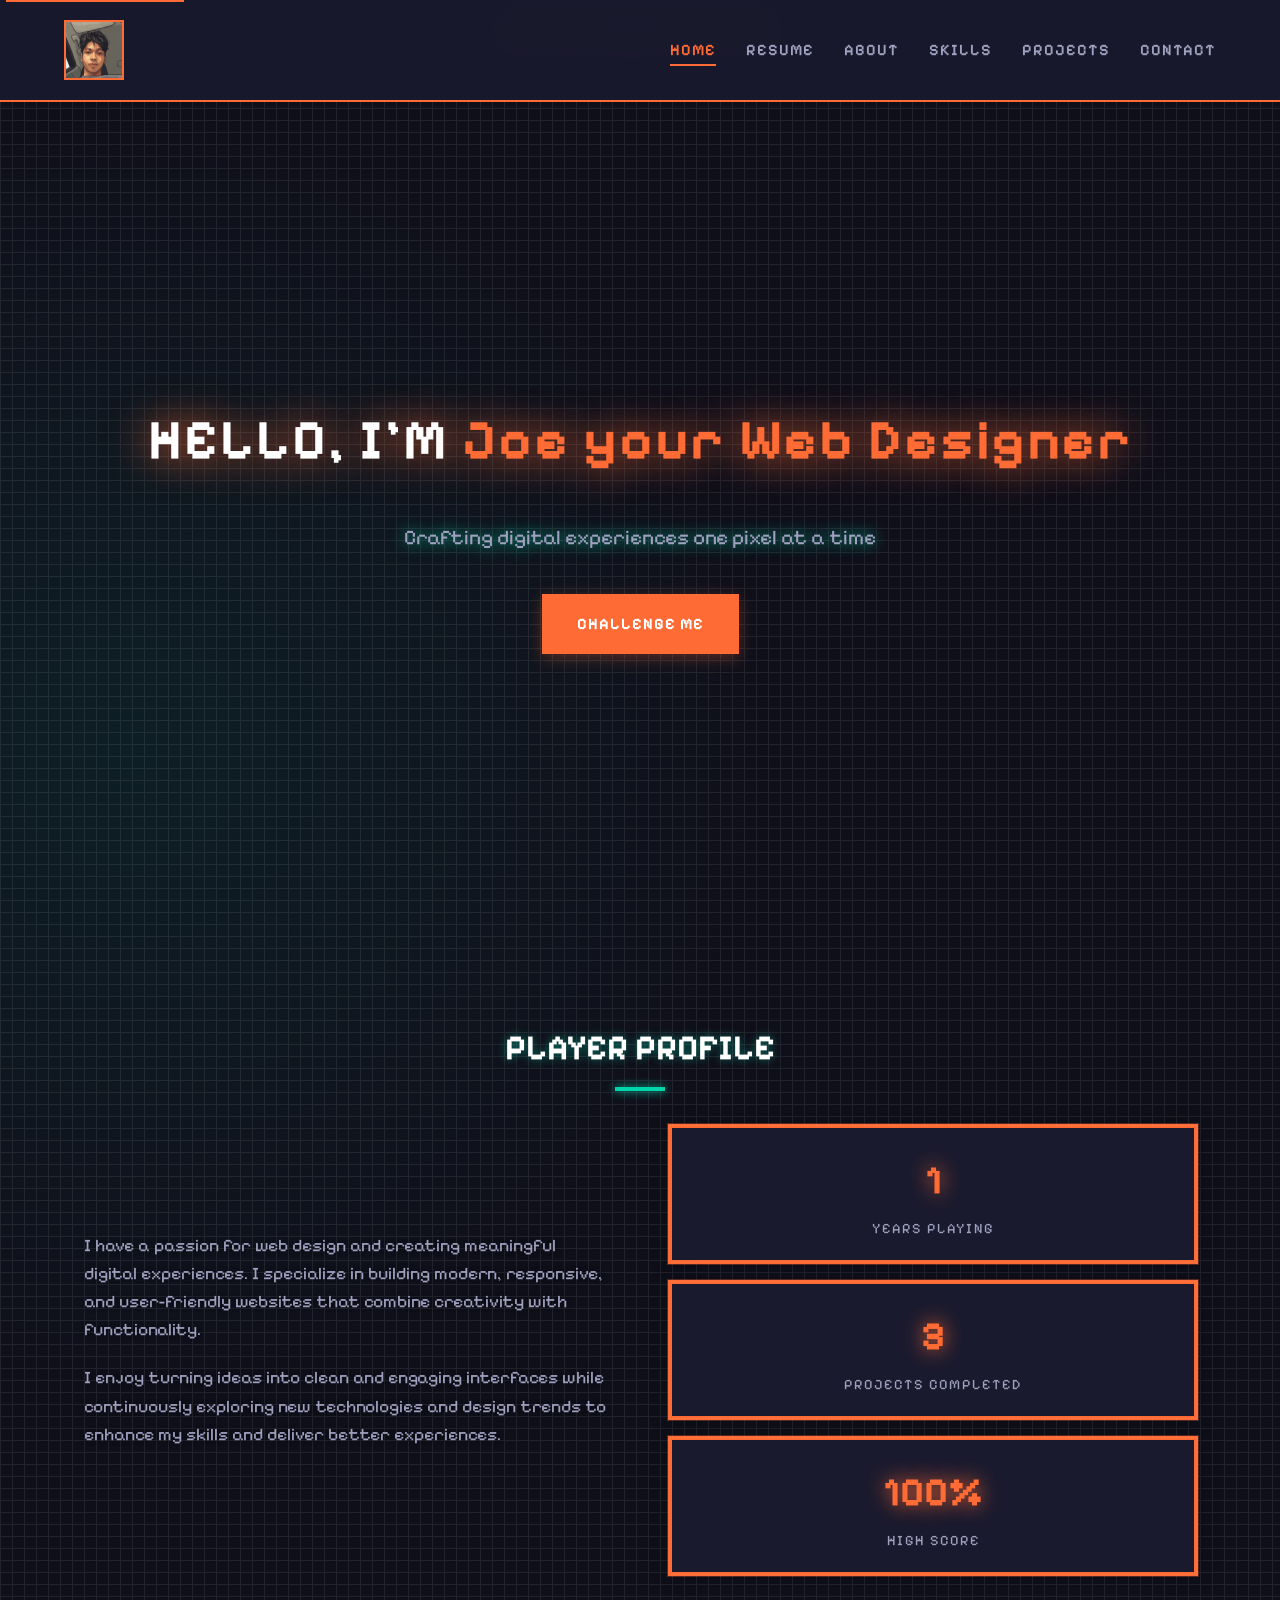
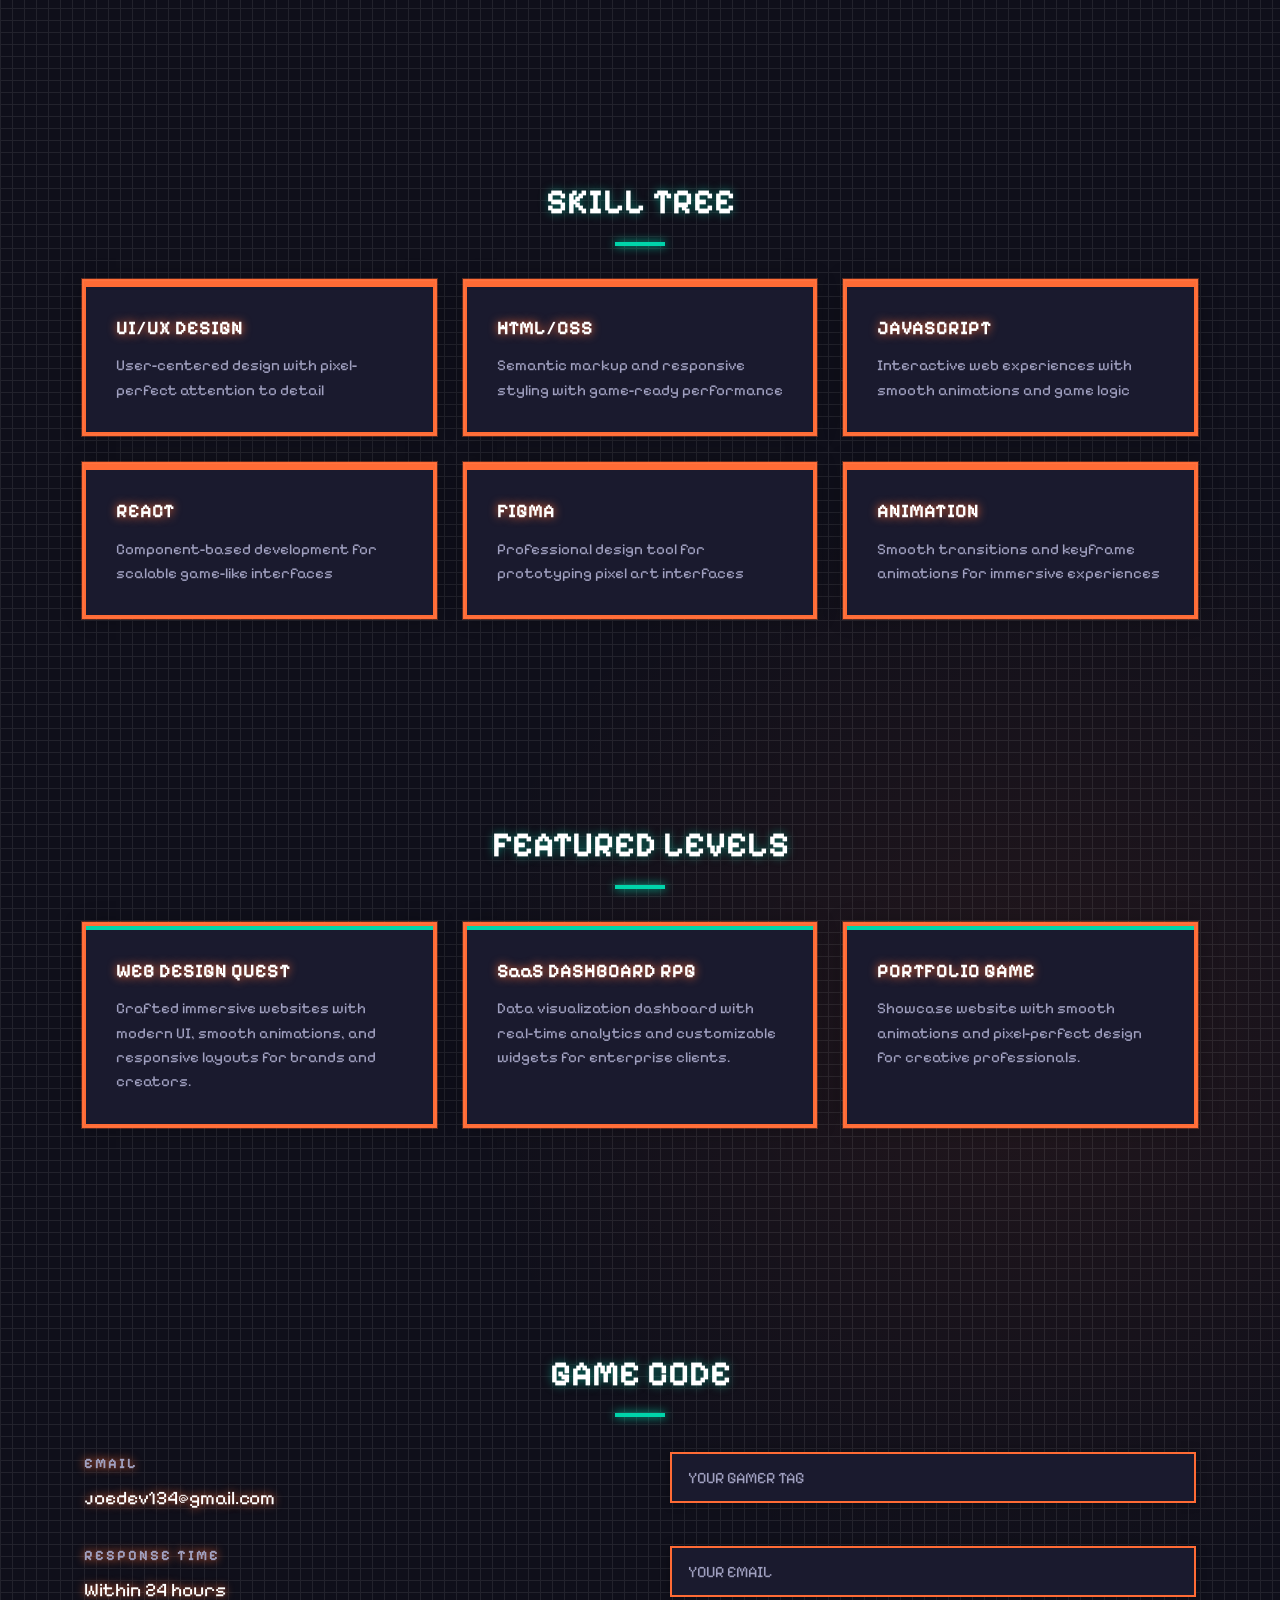
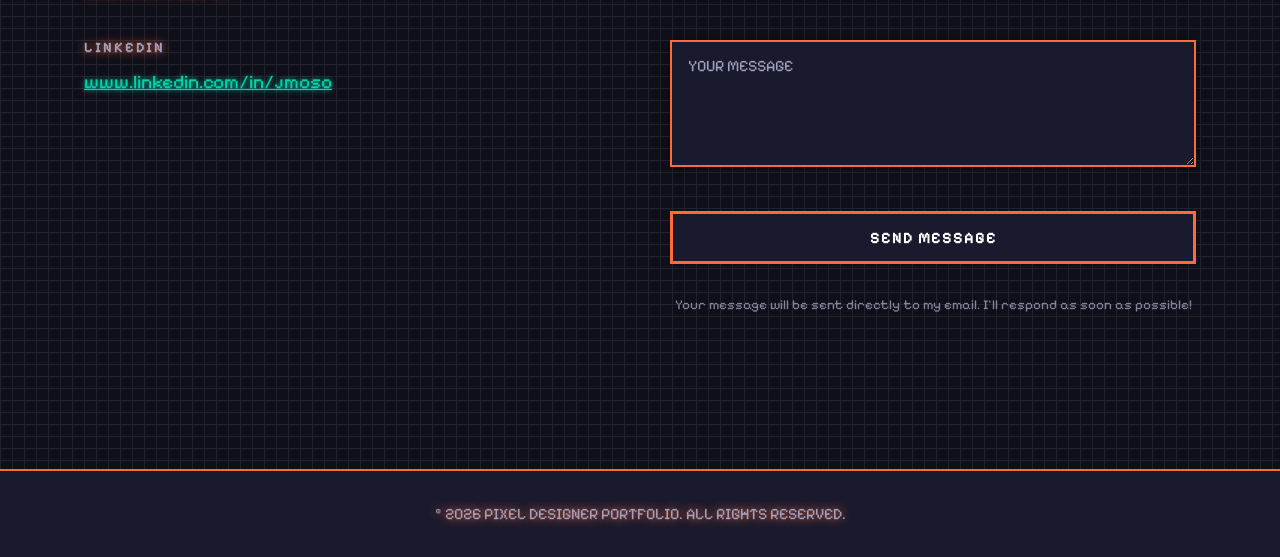
<file: index.html>
<!DOCTYPE html>
<html lang="en">
<head>
    <meta charset="UTF-8">
    <meta name="viewport" content="width=device-width, initial-scale=1.0">
    <meta name="description" content="Game-themed web designer portfolio with pixel art style. UI/UX design skills, projects, and experience showcase.">
    <title>Pixel Designer Portfolio</title>
    <link rel="icon" href="favicon.svg" type="image/svg+xml">
    <link rel="canonical" href="https://joedesigner.github.io/portfolio/">
    <meta property="og:title" content="Pixel Designer Portfolio">
    <meta property="og:description" content="Game-themed web designer portfolio with pixel art style. UI/UX design skills, projects, and experience showcase.">
    <meta property="og:type" content="website">
    <meta property="og:url" content="https://joedesigner.github.io/portfolio/">
    <meta property="og:image" content="https://joedesigner.github.io/portfolio/og-image.png">
    <meta property="og:locale" content="en_US">
    <meta name="twitter:card" content="summary_large_image">
    <meta name="twitter:title" content="Pixel Designer Portfolio">
    <meta name="twitter:description" content="Game-themed web designer portfolio with pixel art style.">
    <link rel="stylesheet" href="styles.css">
</head>
<body>
    <a href="#main-content" class="skip-link" aria-label="Skip to main content">Skip to Content</a>
    
    <div class="loading-overlay" id="loadingOverlay" role="status" aria-label="Loading page">
        <div class="loading-spinner" aria-hidden="true"></div>
    </div>

    <header class="header">
        <nav class="nav container" role="navigation" aria-label="Main navigation">
            <div class="logo" tabindex="0" role="button" aria-label="Go to homepage">
                <img src="profile.png" alt="Profile photo of Joe, a web designer" class="logo__img">
            </div>
            <button class="mobile-menu-toggle" aria-label="Toggle mobile menu" aria-expanded="false" aria-controls="navList">
                <span class="hamburger"></span>
            </button>
            <ul class="nav__list" id="navList">
                <li><a href="#home" class="nav__link active" aria-current="page">HOME</a></li>
                <li><a href="resume.html" class="nav__link">RESUME</a></li>
                <li><a href="#about" class="nav__link">ABOUT</a></li>
                <li><a href="#skills" class="nav__link">SKILLS</a></li>
                <li><a href="#projects" class="nav__link">PROJECTS</a></li>
                <li><a href="#contact" class="nav__link">CONTACT</a></li>
            </ul>
        </nav>
    </header>

    <main id="main-content" class="main-content" tabindex="-1">
        <section class="home section" id="home">
            <div class="container">
                <h1 class="home__title">HELLO, I'M <span class="highlight">Joe your Web Designer</span></h1>
                <p class="home__subtitle">Crafting digital experiences one pixel at a time</p>
                <a href="#contact" class="btn btn-primary" aria-label="Send me a message">CHALLENGE ME</a>
            </div>
        </section>

        <section class="about section" id="about">
            <div class="container">
                <h2 class="section__title">PLAYER PROFILE</h2>
                <div class="about__content">
                    <div class="about__text">
                        <p>I have a passion for web design and creating meaningful digital experiences. I specialize in building modern, responsive, and user-friendly websites that combine creativity with functionality.</p>
                        <p>I enjoy turning ideas into clean and engaging interfaces while continuously exploring new technologies and design trends to enhance my skills and deliver better experiences.</p>
                    </div>
                    <div class="about__stats">
                        <div class="stat" data-animate>
                            <div class="stat__number">1</div>
                            <div class="stat__label">YEARS PLAYING</div>
                        </div>
                        <div class="stat" data-animate>
                            <div class="stat__number">3</div>
                            <div class="stat__label">PROJECTS COMPLETED</div>
                        </div>
                        <div class="stat" data-animate>
                            <div class="stat__number">100%</div>
                            <div class="stat__label">HIGH SCORE</div>
                        </div>
                    </div>
                </div>
            </div>
        </section>

        <section class="skills section" id="skills">
            <div class="container">
                <h2 class="section__title">SKILL TREE</h2>
                <div class="skills__grid">
                    <div class="skill-card" data-skill tabindex="0" role="listitem" aria-label="UI/UX Design skill">
                        <h3 class="skill-card__title">UI/UX DESIGN</h3>
                        <p class="skill-card__desc">User-centered design with pixel-perfect attention to detail</p>
                    </div>
                    <div class="skill-card" data-skill tabindex="0" role="listitem" aria-label="HTML/CSS skill">
                        <h3 class="skill-card__title">HTML/CSS</h3>
                        <p class="skill-card__desc">Semantic markup and responsive styling with game-ready performance</p>
                    </div>
                    <div class="skill-card" data-skill tabindex="0" role="listitem" aria-label="JavaScript skill">
                        <h3 class="skill-card__title">JAVASCRIPT</h3>
                        <p class="skill-card__desc">Interactive web experiences with smooth animations and game logic</p>
                    </div>
                    <div class="skill-card" data-skill tabindex="0" role="listitem" aria-label="React skill">
                        <h3 class="skill-card__title">REACT</h3>
                        <p class="skill-card__desc">Component-based development for scalable game-like interfaces</p>
                    </div>
                    <div class="skill-card" data-skill tabindex="0" role="listitem" aria-label="Figma skill">
                        <h3 class="skill-card__title">FIGMA</h3>
                        <p class="skill-card__desc">Professional design tool for prototyping pixel art interfaces</p>
                    </div>
                    <div class="skill-card" data-skill tabindex="0" role="listitem" aria-label="Animation skill">
                        <h3 class="skill-card__title">ANIMATION</h3>
                        <p class="skill-card__desc">Smooth transitions and keyframe animations for immersive experiences</p>
                    </div>
                </div>
            </div>
        </section>

        <section class="projects section" id="projects">
            <div class="container">
                <h2 class="section__title">FEATURED LEVELS</h2>
                <div class="projects__grid">
                    <div class="project-card" data-project tabindex="0" role="listitem" aria-label="Web Design Quest project">
                        <h3 class="project-card__title">WEB DESIGN QUEST</h3>
                        <p class="project-card__desc">Crafted immersive websites with modern UI, smooth animations, and responsive layouts for brands and creators.</p>
                    </div>
                    <div class="project-card" data-project tabindex="0" role="listitem" aria-label="SaaS Dashboard RPG project">
                        <h3 class="project-card__title">SaaS DASHBOARD RPG</h3>
                        <p class="project-card__desc">Data visualization dashboard with real-time analytics and customizable widgets for enterprise clients.</p>
                    </div>
                    <div class="project-card" data-project tabindex="0" role="listitem" aria-label="Portfolio Game project">
                        <h3 class="project-card__title">PORTFOLIO GAME</h3>
                        <p class="project-card__desc">Showcase website with smooth animations and pixel-perfect design for creative professionals.</p>
                    </div>
                </div>
            </div>
        </section>

        <section class="contact section" id="contact">
            <div class="container">
                <h2 class="section__title">GAME CODE</h2>
                <div class="contact__content">
                    <div class="contact__info">
                        <div class="contact-item">
                            <h4>EMAIL</h4>
                            <p>joedev134@gmail.com</p>
                        </div>
                        <div class="contact-item">
                            <h4>RESPONSE TIME</h4>
                            <p>Within 24 hours</p>
                        </div>
                        <div class="contact-item">
                            <h4>LINKEDIN</h4>
                            <p><a href="https://www.linkedin.com/in/jmoso" target="_blank" rel="noopener noreferrer" aria-label="Visit my LinkedIn profile">www.linkedin.com/in/jmoso</a></p>
                        </div>
                    </div>
                    <form class="contact__form" id="contactForm" action="https://formspree.io/f/maqgzdpd" method="POST" novalidate>
                        <input type="hidden" name="_subject" value="New Portfolio Contact Message">
                        <div class="form-group">
                            <label for="name" class="sr-only">Your gamer tag</label>
                            <input type="text" id="name" name="name" placeholder="YOUR GAMER TAG" required aria-required="true" aria-label="Your gamer tag">
                            <span class="error-message" id="name-error" role="alert" aria-live="polite"></span>
                        </div>
                        <div class="form-group">
                            <label for="email" class="sr-only">Your email</label>
                            <input type="email" id="email" name="email" placeholder="YOUR EMAIL" required aria-required="true" aria-label="Your email address">
                            <span class="error-message" id="email-error" role="alert" aria-live="polite"></span>
                        </div>
                        <div class="form-group">
                            <label for="message" class="sr-only">Your message</label>
                            <textarea id="message" name="message" rows="5" placeholder="YOUR MESSAGE" required aria-required="true" aria-label="Your message"></textarea>
                            <span class="error-message" id="message-error" role="alert" aria-live="polite"></span>
                        </div>
                        <button type="submit" class="btn btn-secondary" aria-label="Send your message">SEND MESSAGE</button>
                        <p class="form-note">Your message will be sent directly to my email. I'll respond as soon as possible!</p>
                        <div class="form-status" id="formStatus" role="alert" aria-live="polite"></div>
                    </form>
                </div>
            </div>
        </section>
    </main>

    <footer class="footer">
        <div class="container">
            <p>&copy; 2026 PIXEL DESIGNER PORTFOLIO. ALL RIGHTS RESERVED.</p>
        </div>
    </footer>

    <button id="backToTop" class="back-to-top" aria-label="Back to top" title="Back to top">
        <span aria-hidden="true">↑</span>
    </button>

    <script src="animations.js"></script>
</body>
</html>
</file>
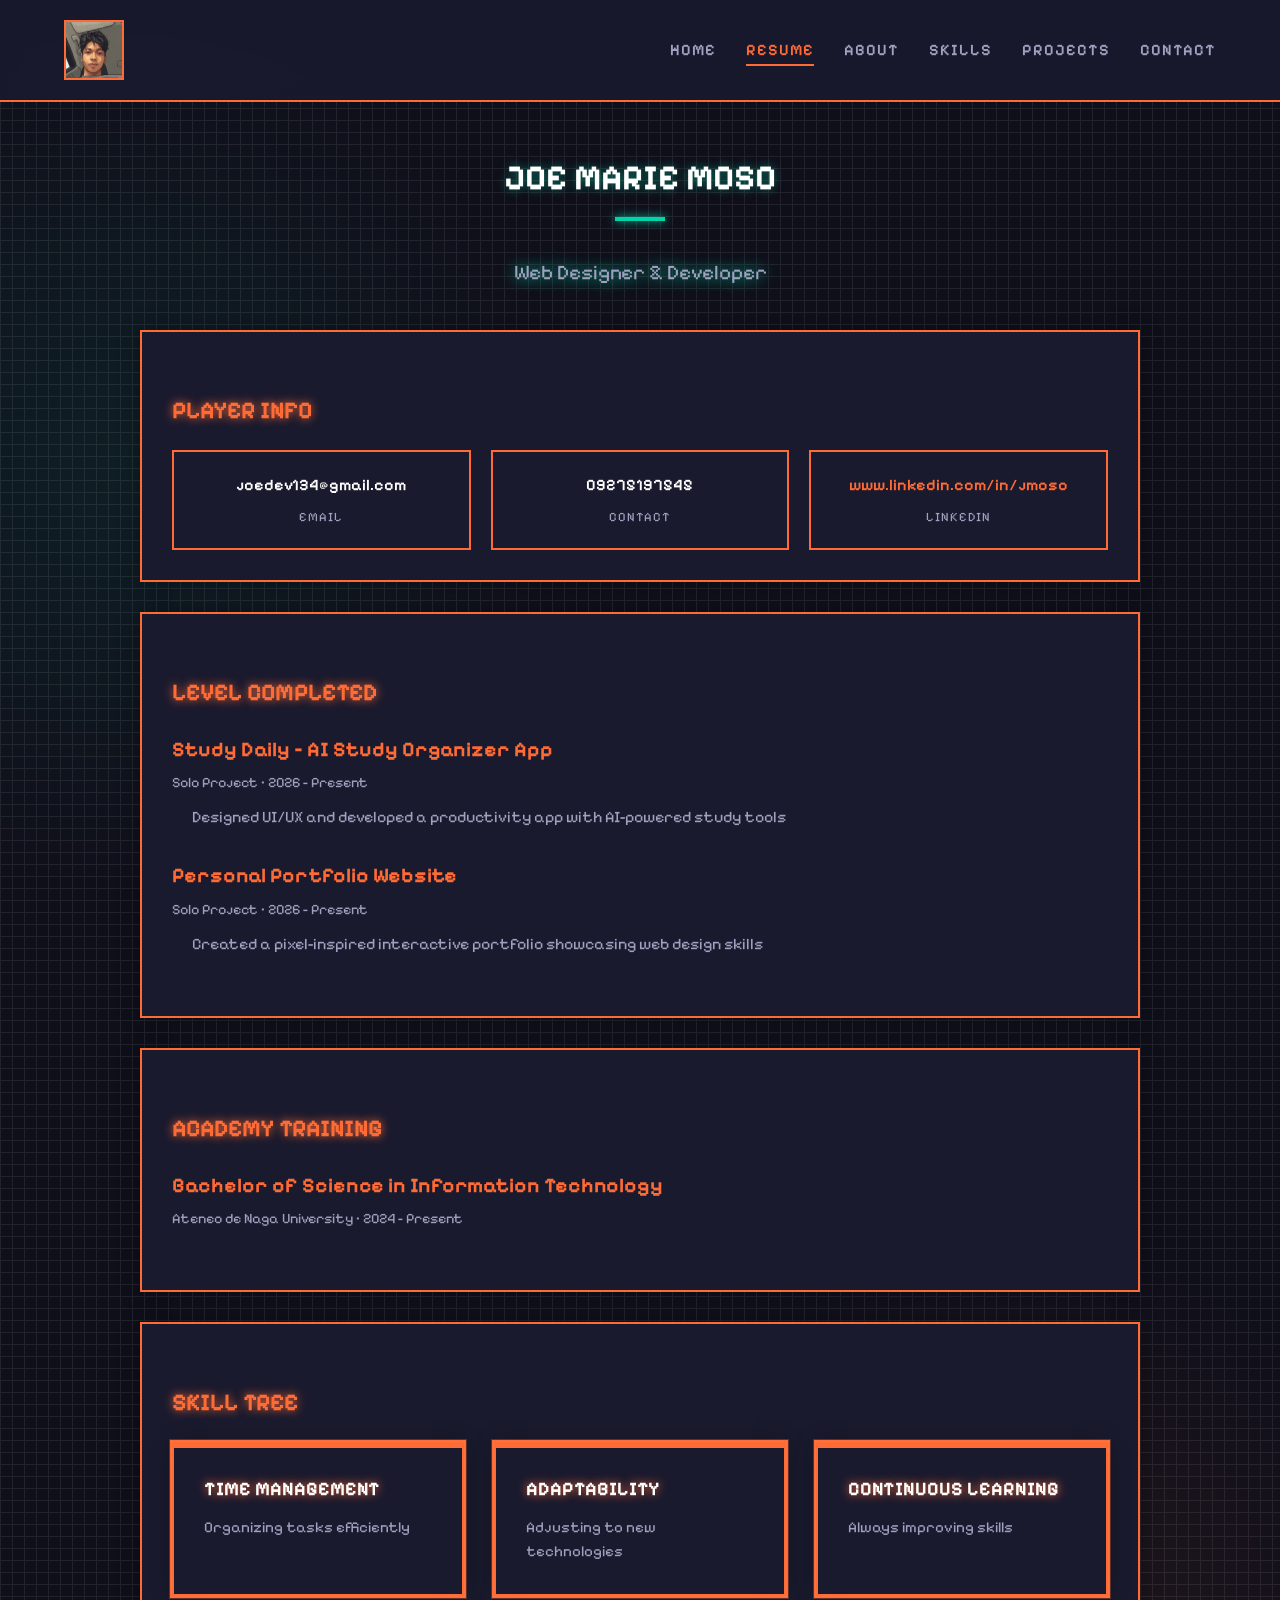
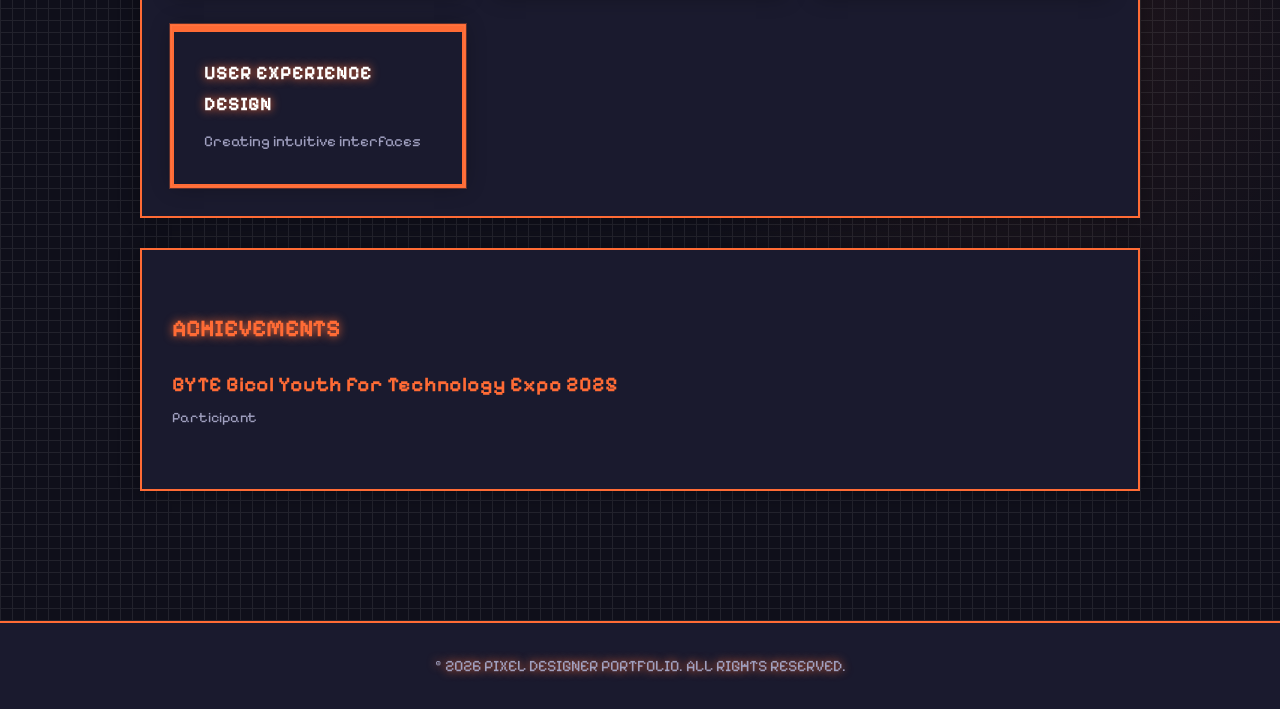
<file: resume.html>
<!DOCTYPE html>
<html lang="en">
<head>
    <meta charset="UTF-8">
    <meta name="viewport" content="width=device-width, initial-scale=1.0">
    <title>Resume | Pixel Designer Portfolio</title>
    <link rel="stylesheet" href="styles.css">
</head>
<body>
    <header class="header">
        <nav class="nav container">
            <div class="logo">
                <img src="profile.png" alt="Profile Photo" class="logo__img">
            </div>
            <ul class="nav__list" id="navList">
                <li><a href="index.html" class="nav__link">HOME</a></li>
                <li><a href="resume.html" class="nav__link active">RESUME</a></li>
                <li><a href="index.html#about" class="nav__link">ABOUT</a></li>
                <li><a href="index.html#skills" class="nav__link">SKILLS</a></li>
                <li><a href="index.html#projects" class="nav__link">PROJECTS</a></li>
                <li><a href="index.html#contact" class="nav__link">CONTACT</a></li>
            </ul>
        </nav>
    </header>

    <section class="resume section" id="resume">
        <div class="container">
            <h1 class="section__title">JOE MARIE MOSO</h1>
            <p class="home__subtitle">Web Designer & Developer</p>
            
            <div class="resume__content">
                <div class="resume__section">
                    <h2 class="resume__section-title">PLAYER INFO</h2>
                    <div class="resume__stats">
                        <div class="resume__stat">
                            <span class="resume__stat-number">joedev134@gmail.com</span>
                            <span class="resume__stat-label">EMAIL</span>
                        </div>
                        <div class="resume__stat">
                            <span class="resume__stat-number">09275197545</span>
                            <span class="resume__stat-label">CONTACT</span>
                        </div>
                        <div class="resume__stat">
                            <span class="resume__stat-number"><a href="https://www.linkedin.com/in/jmoso" target="_blank" rel="noopener noreferrer" style="color: var(--primary-color); text-decoration: none;">www.linkedin.com/in/jmoso</a></span>
                            <span class="resume__stat-label">LINKEDIN</span>
                        </div>
                    </div>
                </div>

                <div class="resume__section">
                    <h2 class="resume__section-title">LEVEL COMPLETED</h2>
                    <div class="resume__timeline">
                        <div class="timeline__item">
                            <h3 class="timeline__title">Study Daily – AI Study Organizer App</h3>
                            <p class="timeline__company">Solo Project • 2026 - Present</p>
                            <ul class="timeline__description">
                                <li>Designed UI/UX and developed a productivity app with AI-powered study tools</li>
                            </ul>
                        </div>
                        <div class="timeline__item">
                            <h3 class="timeline__title">Personal Portfolio Website</h3>
                            <p class="timeline__company">Solo Project • 2026 - Present</p>
                            <ul class="timeline__description">
                                <li>Created a pixel-inspired interactive portfolio showcasing web design skills</li>
                            </ul>
                        </div>
                    </div>
                </div>

                <div class="resume__section">
                    <h2 class="resume__section-title">ACADEMY TRAINING</h2>
                    <div class="resume__timeline">
                        <div class="timeline__item">
                            <h3 class="timeline__title">Bachelor of Science in Information Technology</h3>
                            <p class="timeline__company">Ateneo de Naga University • 2024 - Present</p>
                        </div>
                    </div>
                </div>

                <div class="resume__section">
                    <h2 class="resume__section-title">SKILL TREE</h2>
                    <div class="skills__grid">
                        <div class="skill-card"><h3 class="skill-card__title">TIME MANAGEMENT</h3><p class="skill-card__desc">Organizing tasks efficiently</p></div>
                        <div class="skill-card"><h3 class="skill-card__title">ADAPTABILITY</h3><p class="skill-card__desc">Adjusting to new technologies</p></div>
                        <div class="skill-card"><h3 class="skill-card__title">CONTINUOUS LEARNING</h3><p class="skill-card__desc">Always improving skills</p></div>
                        <div class="skill-card"><h3 class="skill-card__title">USER EXPERIENCE DESIGN</h3><p class="skill-card__desc">Creating intuitive interfaces</p></div>
                    </div>
                </div>

                <div class="resume__section">
                    <h2 class="resume__section-title">ACHIEVEMENTS</h2>
                    <div class="resume__timeline">
                        <div class="timeline__item">
                            <h3 class="timeline__title">BYTE Bicol Youth for Technology Expo 2025</h3>
                            <p class="timeline__company">Participant</p>
                        </div>
                    </div>
                </div>
            </div>
        </div>
    </section>

    <footer class="footer">
        <div class="container">
            <p>&copy; 2026 PIXEL DESIGNER PORTFOLIO. ALL RIGHTS RESERVED.</p>
        </div>
    </footer>

    <script src="animations.js"></script>
</body>
</html>
</file>
<file: styles.css>
@import url('https://fonts.googleapis.com/css2?family=Pixelify+Sans:wght@400;500;600;700;800&display=swap');

:root {
    --primary-color: #ff6b35;
    --primary-dark: #e55a2b;
    --secondary-color: #1a1a2e;
    --accent-color: #00d4aa;
    --bg-color: #0f0f1a;
    --card-bg: #1a1a2e;
    --text-color: #ffffff;
    --text-light: #a0a0c0;
    --border-radius: 0;
    --transition: all 0.3s ease;
    --font-primary: 'Pixelify Sans', cursive;
    --pixel-size: 4px;
}

@media (prefers-reduced-motion: reduce) {
    *, *::before, *::after {
        animation-duration: 0.01ms !important;
        animation-iteration-count: 1 !important;
        transition-duration: 0.01ms !important;
    }
}

@keyframes pulseGlow {
    0% {
        box-shadow: 0 4px 15px rgba(255, 107, 53, 0.3), 0 0 0 0 rgba(255, 107, 53, 0);
    }
    50% {
        box-shadow: 0 4px 15px rgba(255, 107, 53, 0.3), 0 0 25px rgba(255, 107, 53, 0.7);
    }
    100% {
        box-shadow: 0 4px 15px rgba(255, 107, 53, 0.3), 0 0 0 0 rgba(255, 107, 53, 0);
    }
}

.btn-primary.pulse {
    animation: pulseGlow 2s infinite;
}

/* ============================================================
   RESET & BASE STYLES
   ============================================================ */

* {
    margin: 0;
    padding: 0;
    box-sizing: border-box;
}

html {
    scroll-behavior: smooth;
    cursor: crosshair;
}

body {
    font-family: var(--font-primary);
    background-color: var(--bg-color);
    color: var(--text-color);
    line-height: 1.6;
    overflow-x: hidden;
    position: relative;
    cursor: crosshair;
}

body::before {
    content: '';
    position: fixed;
    top: 0;
    left: 0;
    width: 100%;
    height: 100%;
    background: 
        radial-gradient(circle at 10% 20%, rgba(0, 212, 170, 0.08) 0%, transparent 20%),
        radial-gradient(circle at 80% 70%, rgba(255, 107, 53, 0.08) 0%, transparent 20%);
    z-index: -1;
}

body::after {
    content: '';
    position: fixed;
    top: 0;
    left: 0;
    width: 100%;
    height: 100%;
    background-image: 
        linear-gradient(#ffffff 1px, transparent 1px),
        linear-gradient(90deg, #ffffff 1px, transparent 1px);
    background-size: 12px 12px;
    opacity: 0.08;
    pointer-events: none;
    z-index: -1;
}

.container {
    width: min(90%, 1200px);
    margin: 0 auto;
    padding: 0 20px;
}

.section {
    padding: 100px 0;
}

/* ============================================================
   UTILITIES
   ============================================================ */

.sr-only {
    position: absolute;
    width: 1px;
    height: 1px;
    padding: 0;
    margin: -1px;
    overflow: hidden;
    clip: rect(0, 0, 0, 0);
    white-space: nowrap;
    border: 0;
}

@media (prefers-reduced-motion: reduce) {
    .sr-only {
        position: absolute;
    }
}

/* ============================================================
   ACCESSIBILITY
   ============================================================ */

.skip-link {
    position: absolute;
    top: -40px;
    left: 6px;
    background: var(--primary-color);
    color: #fff;
    padding: 8px 16px;
    text-decoration: none;
    border-radius: 0;
    z-index: 10000;
    transition: var(--transition);
    font-family: var(--font-primary);
    font-weight: 600;
    letter-spacing: 1px;
}

.skip-link:focus {
    top: 6px;
}

.loading-overlay {
    position: fixed;
    top: 0;
    left: 0;
    width: 100%;
    height: 100%;
    background: var(--bg-color);
    display: flex;
    align-items: center;
    justify-content: center;
    z-index: 9999;
    opacity: 1;
    transition: opacity 0.3s ease;
}

.loading-overlay.hidden {
    opacity: 0;
    pointer-events: none;
}

.loading-spinner {
    width: 50px;
    height: 50px;
    border: 3px solid rgba(255, 107, 53, 0.3);
    border-top-color: var(--primary-color);
    border-radius: 50%;
    animation: spin 1s linear infinite;
}

@keyframes spin {
    to { transform: rotate(360deg); }
}

/* ============================================================
   HEADER & NAVIGATION
   ============================================================ */

.header {
    position: fixed;
    top: 0;
    left: 0;
    width: 100%;
    background: rgba(26, 26, 46, 0.95);
    backdrop-filter: blur(10px);
    z-index: 1000;
    border-bottom: 2px solid var(--primary-color);
}

.nav {
    display: flex;
    justify-content: space-between;
    align-items: center;
    padding: 20px 0;
}

.logo {
    width: 60px;
    height: 60px;
    border: 2px solid var(--primary-color);
    border-radius: 0;
    display: flex;
    align-items: center;
    justify-content: center;
    cursor: pointer;
    transition: var(--transition);
    position: relative;
    overflow: hidden;
}

.logo__img {
    width: 100%;
    height: 100%;
    object-fit: cover;
    display: block;
}

.logo::before {
    content: '';
    position: absolute;
    top: -5px;
    left: -5px;
    right: -5px;
    bottom: -5px;
    border: 2px solid transparent;
    box-shadow: 0 0 10px var(--primary-color);
}

.logo:hover,
.logo:focus {
    transform: scale(1.1);
    box-shadow: 0 0 20px var(--primary-color);
}

.nav__list {
    display: flex;
    gap: 30px;
    list-style: none;
    position: relative;
}

.nav__link {
    text-decoration: none;
    color: var(--text-light);
    font-weight: 600;
    position: relative;
    transition: var(--transition);
    padding: 5px 0;
    letter-spacing: 1px;
    z-index: 1;
}

.nav__link.active,
.nav__link:hover,
.nav__link:focus {
    color: var(--primary-color);
    border-bottom: 2px solid var(--primary-color);
}

.mobile-menu-toggle {
    display: none;
    background: none;
    border: none;
    cursor: pointer;
    padding: 10px;
    z-index: 1001;
    border-radius: 0;
    transition: var(--transition);
}

.hamburger {
    display: block;
    width: 24px;
    height: 2px;
    background: var(--primary-color);
    position: relative;
    transition: var(--transition);
}

.hamburger::before,
.hamburger::after {
    content: '';
    position: absolute;
    width: 24px;
    height: 2px;
    background: var(--primary-color);
    left: 0;
    transition: var(--transition);
}

.hamburger::before { top: -8px; }
.hamburger::after { top: 8px; }

.mobile-menu-toggle[aria-expanded="true"] .hamburger {
    background: transparent;
}

.mobile-menu-toggle[aria-expanded="true"] .hamburger::before {
    transform: rotate(45deg) translate(6px, 6px);
}

.mobile-menu-toggle[aria-expanded="true"] .hamburger::after {
    transform: rotate(-45deg) translate(6px, -6px);
}

/* ============================================================
   BUTTONS
   ============================================================ */

.btn {
    display: inline-block;
    padding: 14px 32px;
    border: 3px solid var(--primary-color);
    border-radius: 0;
    font-size: 1rem;
    font-family: var(--font-primary);
    font-weight: 700;
    text-decoration: none;
    cursor: pointer;
    transition: var(--transition);
    text-align: center;
    letter-spacing: 1px;
    position: relative;
}

.btn-primary {
    background: var(--primary-color);
    color: #fff;
    box-shadow: 0 4px 15px rgba(255, 107, 53, 0.3), 0 0 0 0 rgba(255, 107, 53, 0);
    position: relative;
    overflow: hidden;
}

.btn-primary::before {
    content: '';
    position: absolute;
    top: 0;
    left: 0;
    width: 100%;
    height: 100%;
    background: linear-gradient(45deg, transparent, rgba(255, 255, 255, 0.1), transparent);
    opacity: 0;
    transition: opacity 0.3s ease;
}

.btn-primary:hover,
.btn-primary:focus {
    background: var(--primary-dark);
    color: #fff;
    text-shadow: 0 0 10px #fff, 0 0 20px #fff;
    transform: translateY(-3px) rotate(1deg);
    box-shadow: 
        0 6px 20px rgba(255, 107, 53, 0.4), 
        0 0 15px rgba(255, 107, 53, 0.6),
        0 0 0 2px #fff;
}

.btn-primary:hover::before,
.btn-primary:focus::before {
    opacity: 1;
}

.btn-primary:active {
    transform: translateY(-1px);
    box-shadow: 0 4px 15px rgba(255, 107, 53, 0.3);
}

.btn-secondary {
    background: var(--secondary-color);
    color: #fff;
}

.btn-secondary:hover,
.btn-secondary:focus {
    background: #2a2a4a;
    transform: translateY(-2px);
}

/* ============================================================
   HOME SECTION
   ============================================================ */

.home {
    min-height: 100vh;
    display: flex;
    flex-direction: column;
    align-items: center;
    justify-content: flex-start;
    text-align: center;
    padding-top: 200px;
    padding-bottom: 50px;
}

.home .container {
    flex: 1;
    display: flex;
    flex-direction: column;
    justify-content: center;
    align-items: center;
}

.home::before {
    content: 'PIXEL DESIGNER PORTFOLIO';
    position: absolute;
    top: 15px;
    left: 50%;
    transform: translateX(-50%);
    font-size: 0.75rem;
    color: var(--text-light);
    text-transform: uppercase;
    letter-spacing: 4px;
    opacity: 0.7;
    text-shadow: 0 0 15px var(--primary-color);
    z-index: 10;
}

.home__title {
    font-size: 3.5rem;
    font-weight: 800;
    margin-bottom: 20px;
    text-shadow: 0 0 40px var(--primary-color);
    letter-spacing: 2px;
}

.highlight {
    color: var(--primary-color);
    text-shadow: 0 0 40px var(--primary-color);
}

.home__subtitle {
    font-size: 1.3rem;
    color: var(--text-light);
    margin-top: 15px;
    margin-bottom: 40px;
    text-shadow: 0 0 15px var(--accent-color);
    text-align: center;
}

/* ============================================================
   SECTION TITLES
   ============================================================ */

.section__title {
    text-align: center;
    font-size: 2.2rem;
    font-weight: 700;
    margin-bottom: 50px;
    position: relative;
    text-shadow: 0 0 10px rgba(0, 212, 170, 0.5);
}

.section__title::after {
    content: '';
    position: absolute;
    width: 50px;
    height: 4px;
    background: var(--accent-color);
    bottom: -15px;
    left: 50%;
    transform: translateX(-50%);
    box-shadow: 0 0 10px var(--accent-color);
}

/* ============================================================
   ABOUT SECTION
   ============================================================ */

.about {
    padding-top: 120px;
}

.about__content {
    display: grid;
    grid-template-columns: 1fr 1fr;
    gap: 60px;
    align-items: center;
}

.about__text p {
    font-size: 1.1rem;
    margin-bottom: 20px;
    color: var(--text-light);
    text-shadow: 0 0 5px rgba(0, 0, 0, 0.5);
}

.about__stats {
    display: flex;
    flex-direction: column;
    gap: 20px;
}

/* ============================================================
   STATS / CARDS
   ============================================================ */

.stat {
    text-align: center;
    padding: 20px;
    background: var(--card-bg);
    border: 2px solid var(--primary-color);
    transition: var(--transition);
    box-shadow: 
        0 0 0 1px rgba(255, 255, 255, 0.05),
        0 0 0 2px var(--primary-color),
        0 0 0 3px rgba(255, 107, 53, 0.3),
        0 0 20px rgba(0, 0, 0, 0.3);
}

.stat:hover,
.stat:focus {
    transform: translateY(-5px);
    background: var(--primary-color);
    box-shadow: 
        0 0 0 1px rgba(255, 255, 255, 0.05),
        0 0 0 2px var(--primary-color),
        0 0 0 3px rgba(255, 107, 53, 0.3),
        0 0 20px var(--primary-color);
}

.stat:hover .stat__number,
.stat:focus .stat__number {
    color: #fff;
    text-shadow: 0 0 20px #fff;
}

.stat:hover .stat__label,
.stat:focus .stat__label {
    color: #fff;
}

.stat__number {
    font-size: 2.5rem;
    font-weight: 800;
    color: var(--primary-color);
    margin-bottom: 5px;
    text-shadow: 0 0 20px var(--primary-color);
}

.stat__label {
    font-size: 0.9rem;
    color: var(--text-light);
    text-transform: uppercase;
    letter-spacing: 2px;
}

/* ============================================================
   SKILLS SECTION
   ============================================================ */

.skills__grid {
    display: grid;
    grid-template-columns: repeat(auto-fit, minmax(280px, 1fr));
    gap: 30px;
}

.skill-card {
    background: var(--card-bg);
    padding: 30px;
    border: 2px solid var(--primary-color);
    transition: var(--transition);
    box-shadow: 
        0 0 0 1px rgba(255, 255, 255, 0.05),
        0 0 0 2px var(--primary-color),
        0 0 0 3px rgba(255, 107, 53, 0.3),
        0 0 20px rgba(0, 0, 0, 0.3);
    position: relative;
    overflow: hidden;
}

.skill-card::before {
    content: '';
    position: absolute;
    top: 0;
    left: 0;
    width: 100%;
    height: 4px;
    background: var(--primary-color);
}

.skill-card:hover,
.skill-card:focus {
    transform: translateY(-10px);
    box-shadow: 0 0 30px var(--primary-color), 0 0 60px var(--primary-color);
    border-color: var(--accent-color);
}

.skill-card__title {
    font-size: 1.2rem;
    margin-bottom: 10px;
    color: var(--text-color);
    text-shadow: 0 0 10px var(--primary-color);
}

.skill-card__desc {
    color: var(--text-light);
    font-size: 0.95rem;
}

/* ============================================================
   PROJECTS SECTION
   ============================================================ */

.projects__grid {
    display: grid;
    grid-template-columns: repeat(auto-fit, minmax(300px, 1fr));
    gap: 30px;
}

.project-card {
    background: var(--card-bg);
    padding: 30px;
    border: 2px solid var(--primary-color);
    transition: var(--transition);
    box-shadow: 
        0 0 0 1px rgba(255, 255, 255, 0.05),
        0 0 0 2px var(--primary-color),
        0 0 0 3px rgba(255, 107, 53, 0.3),
        0 0 20px rgba(0, 0, 0, 0.3);
    position: relative;
    overflow: hidden;
}

.project-card::before {
    content: '';
    position: absolute;
    top: 0;
    left: 0;
    width: 100%;
    height: 4px;
    background: var(--accent-color);
}

.project-card:hover,
.project-card:focus {
    transform: translateY(-10px);
    box-shadow: 0 0 30px var(--primary-color), 0 0 60px var(--primary-color);
    border-color: var(--accent-color);
}

.project-card__title {
    font-size: 1.2rem;
    margin-bottom: 10px;
    color: var(--text-color);
    text-shadow: 0 0 10px var(--primary-color);
}

.project-card__desc {
    color: var(--text-light);
    font-size: 0.95rem;
}

/* ============================================================
   CONTACT SECTION
   ============================================================ */

.contact {
    padding-top: 120px;
}

.contact__content {
    display: grid;
    grid-template-columns: 1fr 1fr;
    gap: 60px;
}

.contact__info {
    display: flex;
    flex-direction: column;
    gap: 30px;
}

.contact-item h4 {
    font-size: 0.9rem;
    text-transform: uppercase;
    letter-spacing: 2px;
    color: var(--text-light);
    margin-bottom: 8px;
    text-shadow: 0 0 10px var(--primary-color);
}

.contact-item p {
    font-size: 1.2rem;
    color: var(--text-color);
    text-shadow: 0 0 10px var(--primary-color);
}

.contact-item a {
    color: var(--accent-color);
    text-shadow: 0 0 5px var(--accent-color);
}

.contact-item a:hover,
.contact-item a:focus {
    text-decoration: underline;
}

.contact__form {
    display: flex;
    flex-direction: column;
    gap: 20px;
}

.form-group {
    display: flex;
    flex-direction: column;
}

.form-group input,
.form-group textarea {
    padding: 14px 16px;
    border: 2px solid var(--primary-color);
    border-radius: 0;
    font-size: 1rem;
    font-family: var(--font-primary);
    background: var(--card-bg);
    color: var(--text-color);
    transition: var(--transition);
    box-shadow: 0 0 10px rgba(0, 0, 0, 0.3);
}

.form-group input:focus,
.form-group textarea:focus {
    outline: none;
    border-color: var(--accent-color);
    box-shadow: 0 0 20px var(--accent-color);
}

.form-group input::placeholder,
.form-group textarea::placeholder {
    font-size: 1rem;
    font-family: var(--font-primary);
    color: var(--text-light);
}

.form-group input.invalid,
.form-group textarea.invalid {
    border-color: #dc3545;
    box-shadow: 0 0 20px #dc3545;
}

.form-group textarea {
    resize: vertical;
}

.error-message {
    font-size: 0.85rem;
    color: #ff6b6b;
    margin-top: 4px;
    min-height: 1.2rem;
}

.form-note {
    font-size: 0.85rem;
    color: var(--text-light);
    text-align: center;
    margin-top: 10px;
    opacity: 0.8;
}

.form-status {
    font-size: 1rem;
    text-align: center;
    margin-top: 10px;
    min-height: 1.5rem;
}

.form-status.success {
    color: var(--accent-color);
    text-shadow: 0 0 10px var(--accent-color);
}

.form-status.error {
    color: #ff6b6b;
    text-shadow: 0 0 10px #ff6b6b;
}

/* ============================================================
   FOOTER
   ============================================================ */

.footer {
    background: var(--card-bg);
    padding: 30px 0;
    text-align: center;
    border-top: 2px solid var(--primary-color);
}

.footer p {
    color: var(--text-light);
    text-shadow: 0 0 10px var(--primary-color);
}

/* ============================================================
   BACK TO TOP BUTTON
   ============================================================ */

.back-to-top {
    position: fixed;
    bottom: 30px;
    right: 30px;
    width: 50px;
    height: 50px;
    background: var(--primary-color);
    color: #fff;
    border: none;
    border-radius: 50%;
    cursor: pointer;
    font-size: 1.5rem;
    font-weight: 700;
    z-index: 999;
    opacity: 0;
    visibility: hidden;
    transition: var(--transition);
    box-shadow: 0 4px 15px rgba(255, 107, 53, 0.3);
}

.back-to-top.show {
    opacity: 1;
    visibility: visible;
}

.back-to-top:hover,
.back-to-top:focus {
    transform: translateY(-2px);
    box-shadow: 0 6px 20px rgba(255, 107, 53, 0.5);
}

/* ============================================================
   RESUME SECTION
   ============================================================ */

.resume {
    padding-top: 150px;
}

.resume__content {
    max-width: 1000px;
    margin: 0 auto;
}

.resume__section {
    background: var(--card-bg);
    padding: 30px;
    border: 2px solid var(--primary-color);
    margin-bottom: 30px;
    box-shadow: 0 0 20px rgba(0, 0, 0, 0.3);
}

.resume__section-title {
    font-size: 1.5rem;
    color: var(--primary-color);
    text-shadow: 0 0 10px var(--primary-color);
    margin-top: 30px;
    margin-bottom: 20px;
}

.resume__stats {
    display: grid;
    grid-template-columns: repeat(auto-fit, minmax(250px, 1fr));
    gap: 20px;
}

.resume__stat {
    text-align: center;
    padding: 20px;
    background: var(--card-bg);
    border: 2px solid var(--primary-color);
}

.resume__stat-number {
    display: block;
    font-size: 1rem;
    font-weight: 600;
    color: var(--text-color);
    margin-bottom: 5px;
}

.resume__stat-label {
    font-size: 0.8rem;
    color: var(--text-light);
    text-transform: uppercase;
    letter-spacing: 1px;
}

.timeline__item {
    margin-bottom: 30px;
}

.timeline__title {
    font-size: 1.3rem;
    color: var(--primary-color);
    margin-bottom: 5px;
}

.timeline__company {
    color: var(--text-light);
    font-size: 0.9rem;
    margin-bottom: 10px;
}

.timeline__description {
    list-style: none;
    padding-left: 20px;
}

.timeline__description li {
    margin-bottom: 5px;
    color: var(--text-light);
}

/* ============================================================
   RESPONSIVE DESIGN
   ============================================================ */

@media (max-width: 768px) {
    .home__title {
        font-size: 2.5rem;
    }

    .game-title {
        font-size: 2rem;
    }

    .section__title {
        font-size: 1.5rem;
    }

    .about__content,
    .contact__content {
        grid-template-columns: 1fr;
    }

    .home__subtitle {
        font-size: 1rem;
    }

    .nav__list {
        gap: 15px;
    }

    .stat__number {
        font-size: 2rem;
    }

    .mobile-menu-toggle {
        display: block;
    }

    .nav__list {
        position: fixed;
        top: 70px;
        right: 0;
        background: var(--card-bg);
        flex-direction: column;
        width: 200px;
        padding: 20px;
        gap: 15px;
        border: 2px solid var(--primary-color);
        box-shadow: 0 4px 20px rgba(0, 0, 0, 0.3);
        transform: translateX(100%);
        transition: transform 0.3s ease;
    }

    .nav__list.open {
        transform: translateX(0);
    }

    .back-to-top {
        bottom: 20px;
        right: 20px;
        width: 45px;
        height: 45px;
        font-size: 1.25rem;
    }

    .section {
        padding: 80px 0;
    }
}

@media (max-width: 480px) {
    .container {
        padding: 0 15px;
    }

    .home__title {
        font-size: 2rem;
    }

    .section__title {
        font-size: 1.4rem;
        margin-bottom: 40px;
    }

    .about__content {
        gap: 40px;
    }

    .contact__content {
        gap: 40px;
    }

    .stat__number {
        font-size: 1.8rem;
    }

    .skill-card,
    .project-card {
        padding: 20px;
    }
}
</file>
